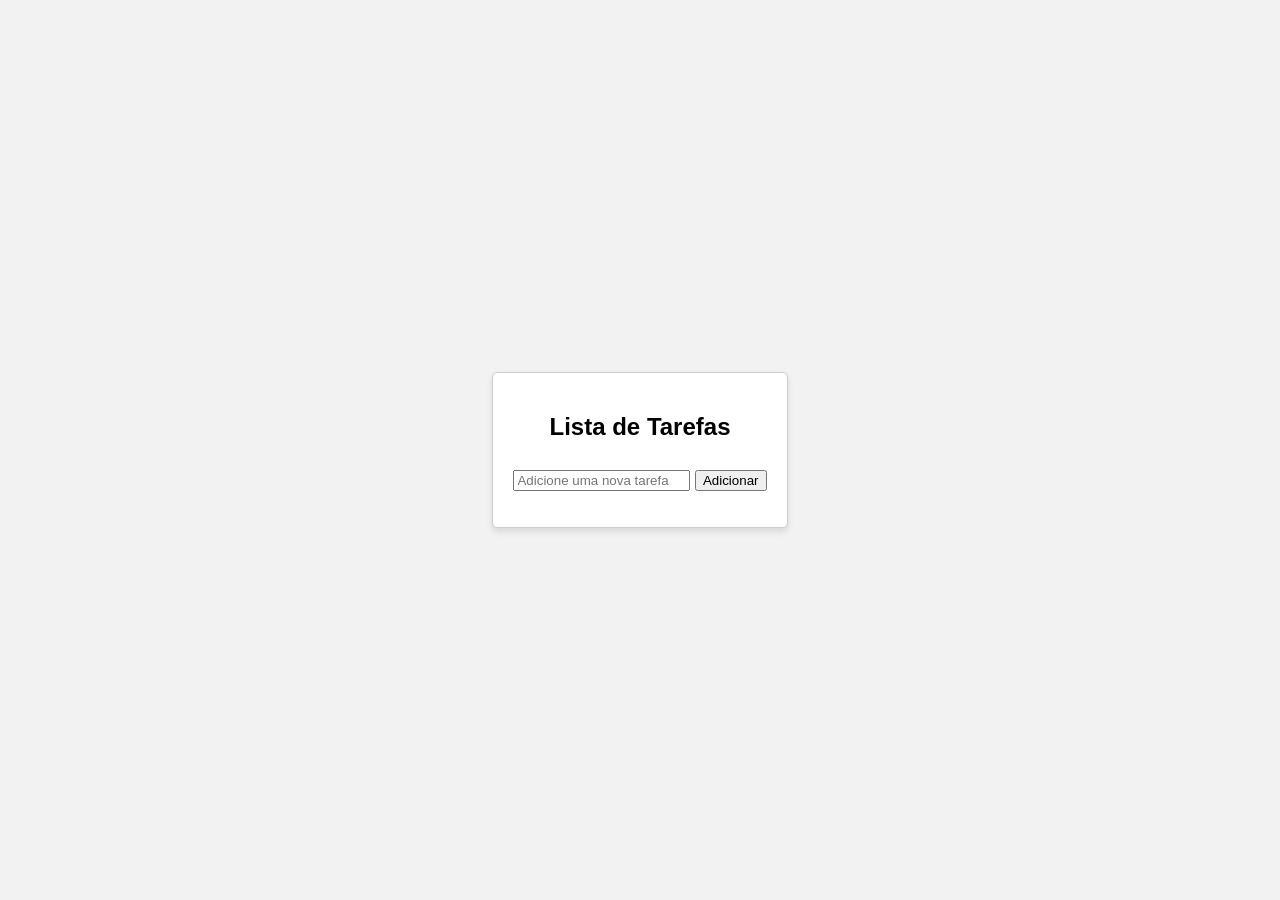
<file: atividades/Atv01/index.html>
<html>

<head>
  <title>Lista de Tarefas</title>
  <link rel="stylesheet" type="text/css" href="style.css">
</head>

<body>
  <div class="todo-app">
    
    <h2>Lista de Tarefas</h2>
    <input type="text" id="taskInput" placeholder="Adicione uma nova tarefa">
    <button onclick="addTask()">Adicionar</button>
    <ul id="taskList"></ul>
   
  </div>
  <script src="script.js"></script>
</body>

</html>
</file>
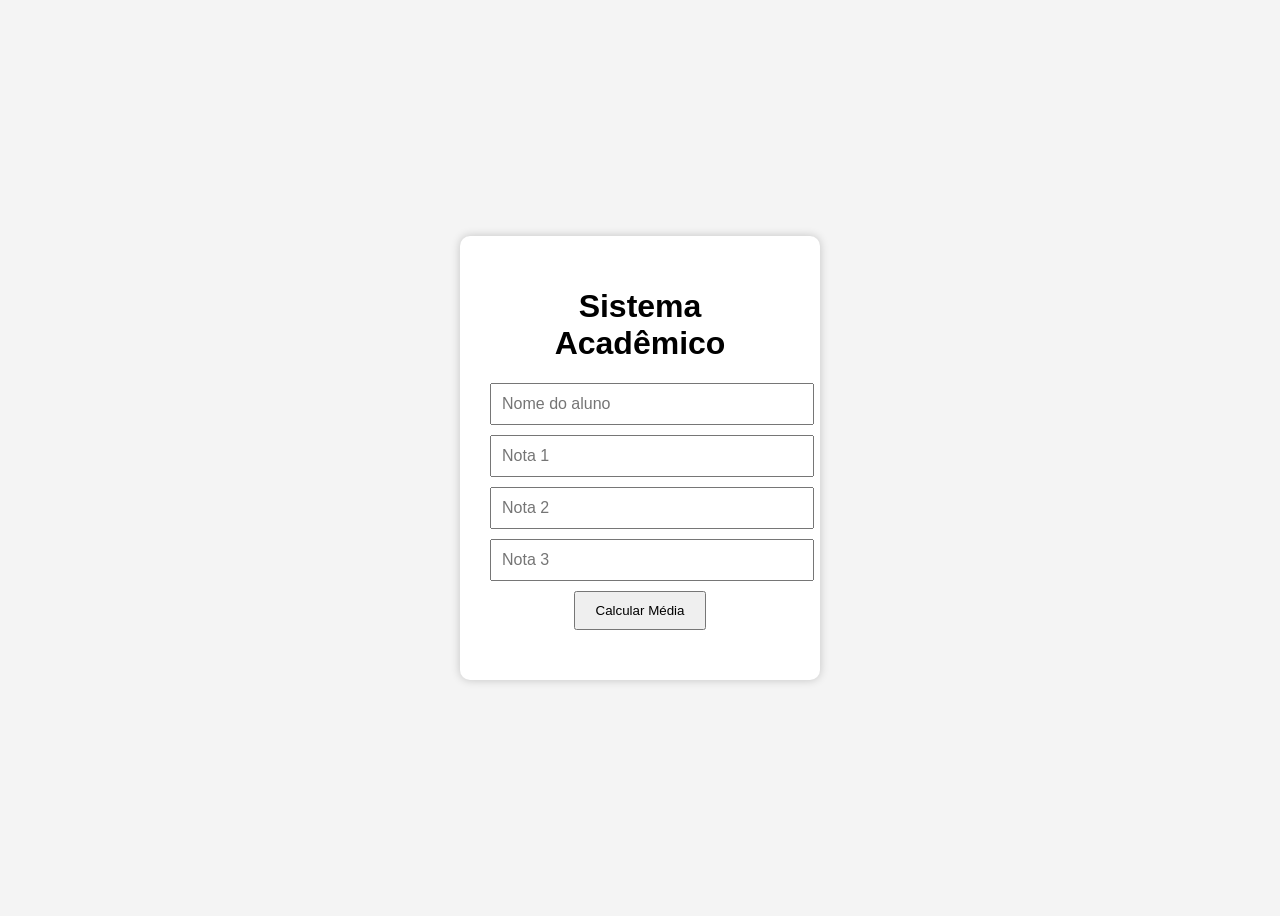
<file: atividades/Média_Escolar/index.html>
<!DOCTYPE html>

<html>
    <head>
        <title>Média Escolar</title>
        <link rel="stylesheet" href="style.css">
    </head>

    <body>

    <div class="container">

        <h1>Sistema Acadêmico</h1>

        <input
            type="text"
            id="nome"
            placeholder="Nome do aluno"
        >

        <input
            type="number"
            id="nota1"
            placeholder="Nota 1"
            step="0.1"
        >

        <input
            type="number"
            id="nota2"
            placeholder="Nota 2"
            step="0.1"
        >

        <input
            type="number"
            id="nota3"
            placeholder="Nota 3"
            step="0.1"
        >

        <button id="btnCalcular">Calcular Média</button>
        
        <div id="resultado"></div>

    </div>

    <script src="script.js"></script>

    </body>
</html>
</file>
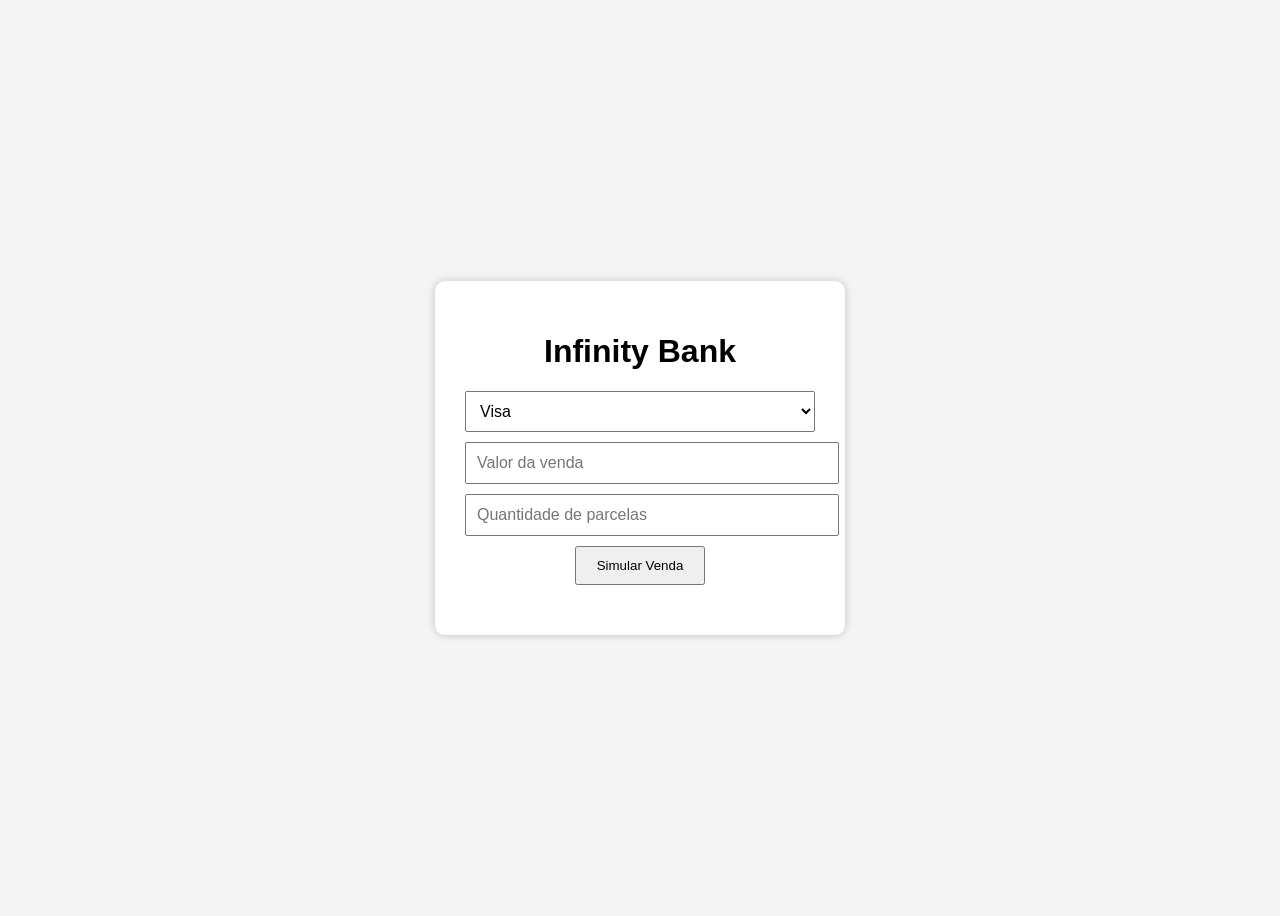
<file: atividades/Taxas/index.html>
<!DOCTYPE html>

<html>
    <head>
        <title>Taxas infinity Bank</title>
        <link rel="stylesheet" href="style.css">
    </head>

    <body>

        <div class="container">

            <h1>Infinity Bank</h1>

            <select id="bandeira">

                <option value="visa">
                    Visa
                </option>

                <option value="master">
                    Master
                </option>

                <option value="elo">
                    Elo
                </option>

            </select>

            <input
                type="number"
                id="valor"
                placeholder="Valor da venda"
                step="0.01"
            >

            <input
                type="number"
                id="parcelas"
                placeholder="Quantidade de parcelas"
            >

            <button id="btnCalcular">
                Simular Venda
            </button>

            <div id="resultado"></div>

        </div>

        <script src="script.js"></script>

    </body>
</html>
</file>
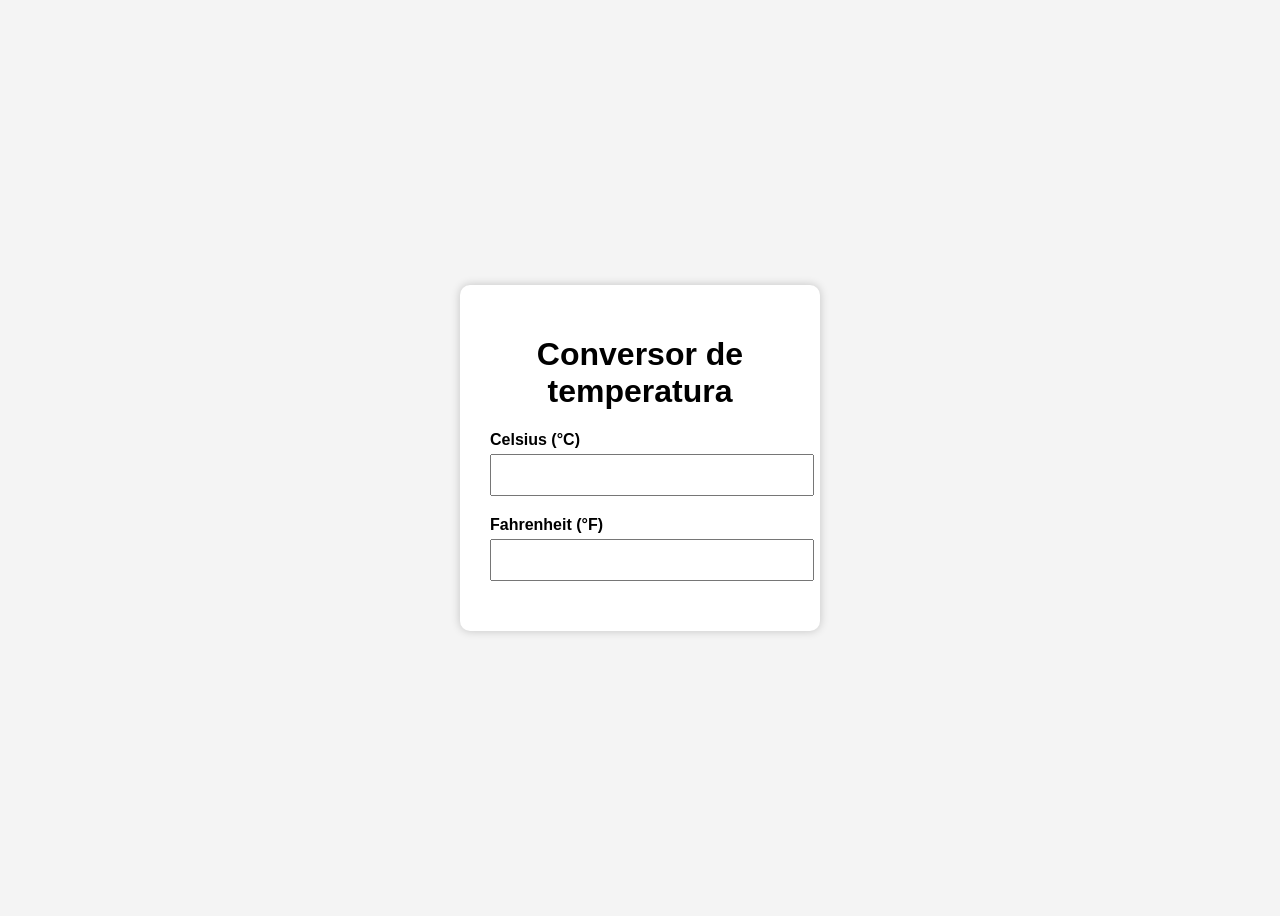
<file: atividades/Temperatura/index.html>
<!DOCTYPE html>

<html>
    <head>
        <title>Calculo da Temperatura</title>
        <link rel="stylesheet" href="style.css">
    </head>

    <body>
        <div class="container">
            <h1>Conversor de temperatura</h1>

            <div class="campo">
                <label>Celsius (°C)</label>

                <input
                    type="number"
                    id="celsius"
                    step="0.1"
                >
            </div>

            <div class="campo">
                <label>Fahrenheit (°F)</label>

                <input
                    type="number"
                    id="fahrenheit"
                    step="0.1"
                >
            </div>

        </div>

        <script src="script.js"></script>
    </body>
</html>
</file>
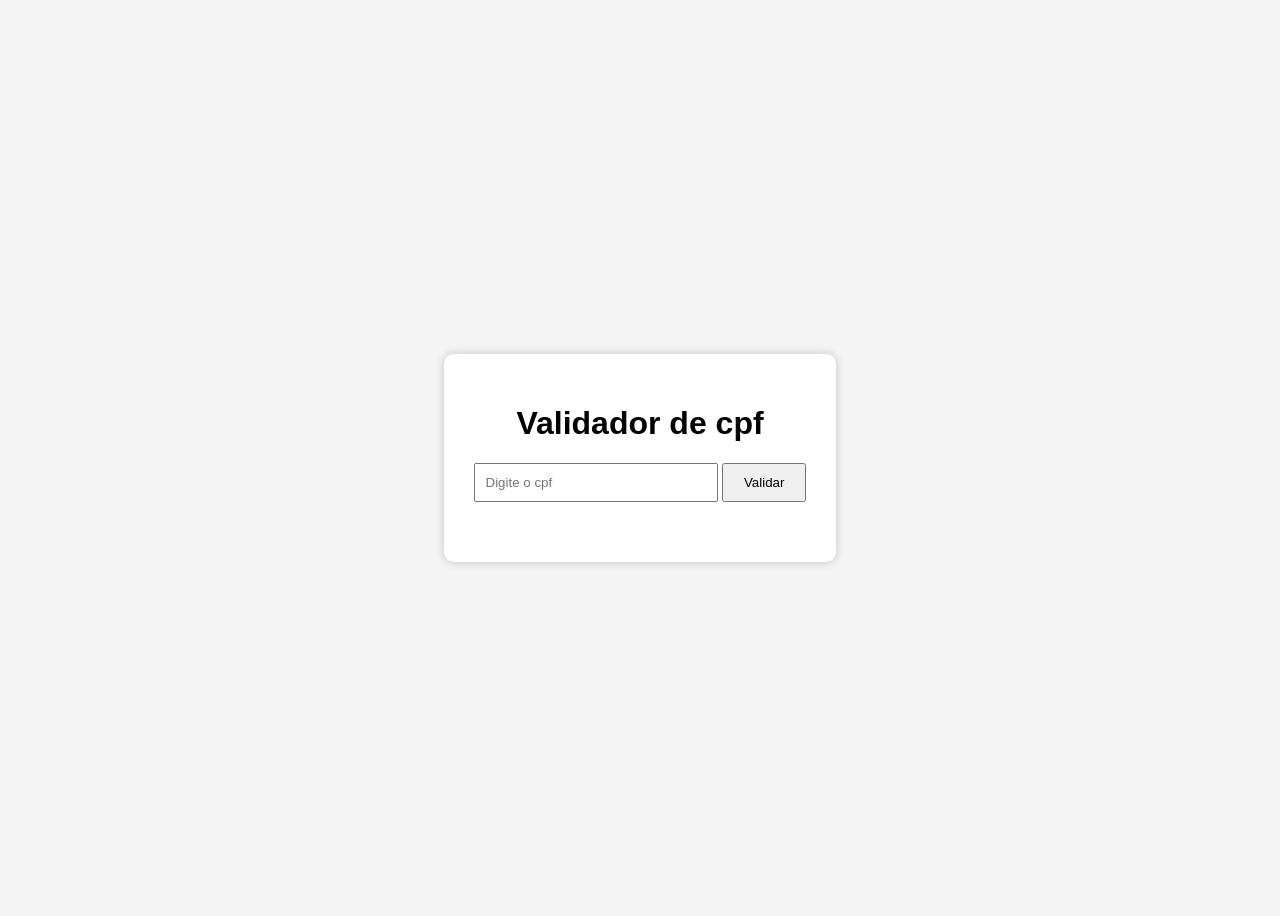
<file: atividades/Validar-cpf/index.html>
<!DOCTYPE html>
<html>
    <head>
        <title>Validador de CPF</title>
        <link rel="stylesheet" type="text/css" href="style.css">
    </head>

    <body>
        <div class = "container">
            <h1>Validador de cpf</h1>

            <input type="text" id="cpf" placeholder="Digite o cpf">

            <button id="btnValidar">
                Validar
            </button>

            <p id="resultado"></p>

            <script src="logica.js"></script>
        </div> 
    </body>
</html>
</file>
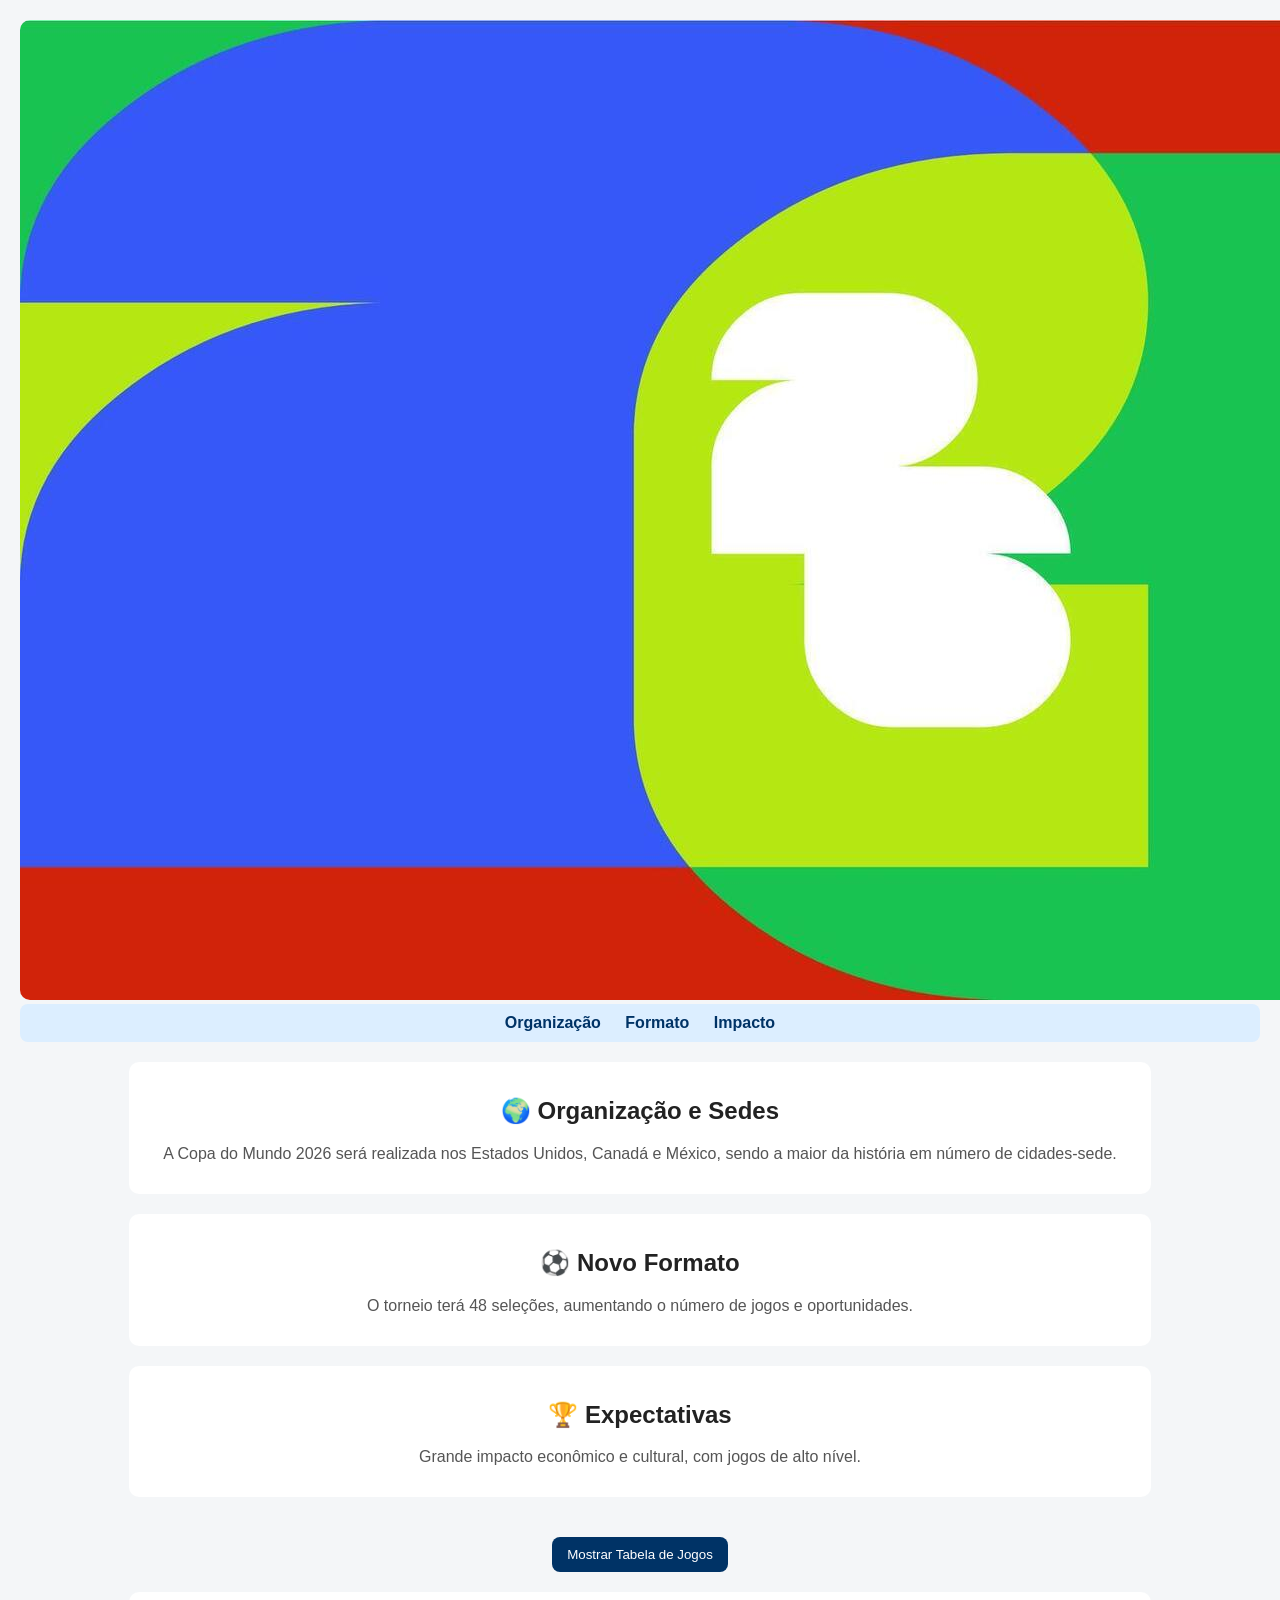
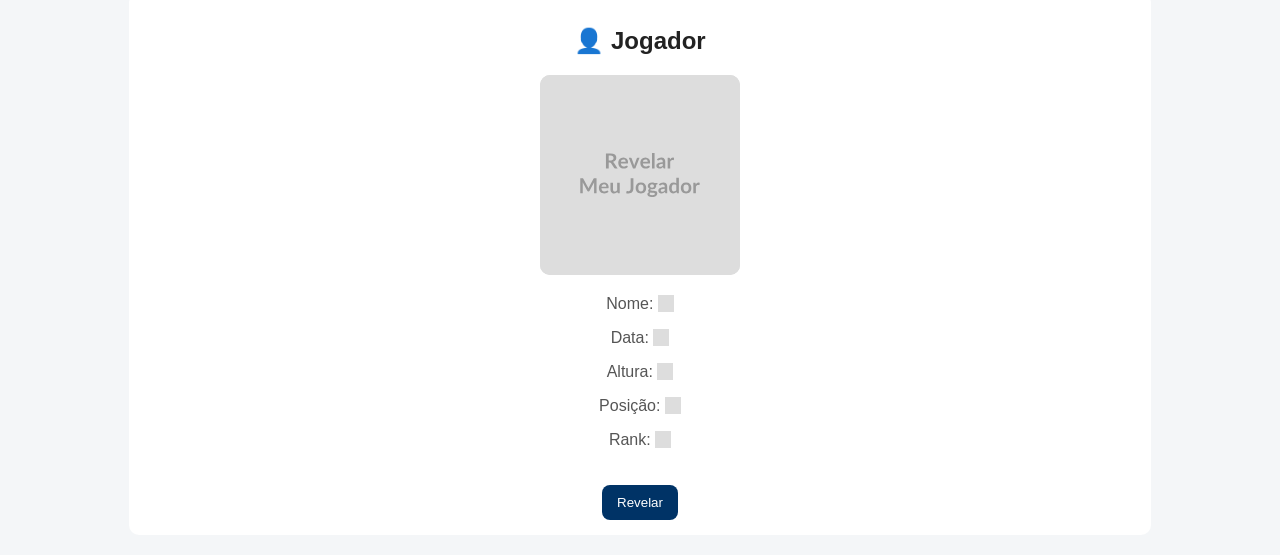
<file: Projetos/Prova_Front-End/index.html>
<!DOCTYPE html>
<html lang="pt-BR">
<head>

    <meta charset="UTF-8">
    <title>Copa do Mundo 2026</title>

    <style>
        body {
            background-color: #f4f6f8;
            font-family: Arial, sans-serif;
            margin: 20px;
            text-align: center;
        }

        .nav {
            background: #dceeff;
            padding: 10px;
            border-radius: 8px;
            margin-bottom: 20px;
        }

        .nav a {
            margin: 10px;
            text-decoration: none;
            color: #003366;
            font-weight: bold;
        }

        .secao {
            background-color: #ffffff;
            margin: 20px auto;
            padding: 15px;
            border-radius: 10px;
            width: 80%;
        }

        h2 {
            font-size: 24px;
            font-weight: bold;
            color: #222;
        }

        p {
            font-size: 16px;
            color: #555;
        }

        button {
            padding: 10px 15px;
            margin-top: 20px;
            border-radius: 8px;
            border: none;
            background-color: #003366;
            color: white;
            cursor: pointer;
        }

        img {
            border-radius: 10px;
        }

        .placeholder {
            background-color: #ddd;
            color: transparent;
        }

        .card-text {
            color: #222;
        }
    </style>
</head>

<body>

    <img src="imagens/FIFA-World-Cup-26.jpg" class="banner" alt="Copa do Mundo 2026">

    <!-- NAV -->
    <nav class="nav">
        <a href="#organizacao">Organização</a>
        <a href="#formato">Formato</a>
        <a href="#impacto">Impacto</a>
    </nav>

    <!-- SEÇÕES -->
    <section id="organizacao" class="secao">
        <h2>🌍 Organização e Sedes</h2>
        <p>
            A Copa do Mundo 2026 será realizada nos Estados Unidos, Canadá e México,
            sendo a maior da história em número de cidades-sede.
        </p>
    </section>

    <section id="formato" class="secao">
        <h2>⚽ Novo Formato</h2>
        <p>
            O torneio terá 48 seleções, aumentando o número de jogos e oportunidades.
        </p>
    </section>

    <section id="impacto" class="secao">
        <h2>🏆 Expectativas</h2>
        <p>
            Grande impacto econômico e cultural, com jogos de alto nível.
        </p>
    </section>

    <!-- Q3 -->
    <button onclick="mostrarImagem()">Mostrar Tabela de Jogos</button>

    <!-- Q4 -->
    <div class="secao">
        <h2>👤 Jogador</h2>

        <!-- imagem começa vazia -->
        <img id="imagem-jogador" src="imagens/img_.svg" width="200" class="placeholder">

        <p>Nome: <span id="nome" class="placeholder">---</span></p>
        <p>Data: <span id="data" class="placeholder">---</span></p>
        <p>Altura: <span id="altura" class="placeholder">---</span></p>
        <p>Posição: <span id="posicao" class="placeholder">---</span></p>
        <p>Rank: <span id="rank" class="placeholder">---</span></p>

        <button onclick="revelar()">Revelar</button>
    </div>

    <script>
        // QUESTÃO 03
        function mostrarImagem() {
            const img = document.createElement("img");

            img.src = "imagens/Tabela_Jogos.png";
            img.alt = "Tabela de Jogos";

            img.style.display = "block";
            img.style.margin = "20px auto";
            img.style.width = "80%";

            document.body.appendChild(img);
        }

        // QUESTÃO 04
        function revelar() {

            const imagem = document.getElementById("imagem-jogador");
            imagem.src = "imagens/_vinicius_junior.png";

            document.getElementById("nome").textContent =
                "Vinícius José Paixão de Oliveira Júnior";

            document.getElementById("data").textContent =
                "12/07/2000 (25 anos)";

            document.getElementById("altura").textContent =
                "1,76 m";

            document.getElementById("posicao").textContent =
                "Ponta-esquerda / Atacante";

            document.getElementById("rank").textContent =
                "9,5";

            const elementos = [
                imagem,
                document.getElementById("nome"),
                document.getElementById("data"),
                document.getElementById("altura"),
                document.getElementById("posicao"),
                document.getElementById("rank")
            ];

            elementos.forEach(function(el) {
                el.classList.remove("placeholder");
                el.classList.add("card-text");
            });
        }
    </script>

</body>
</html>
</file>
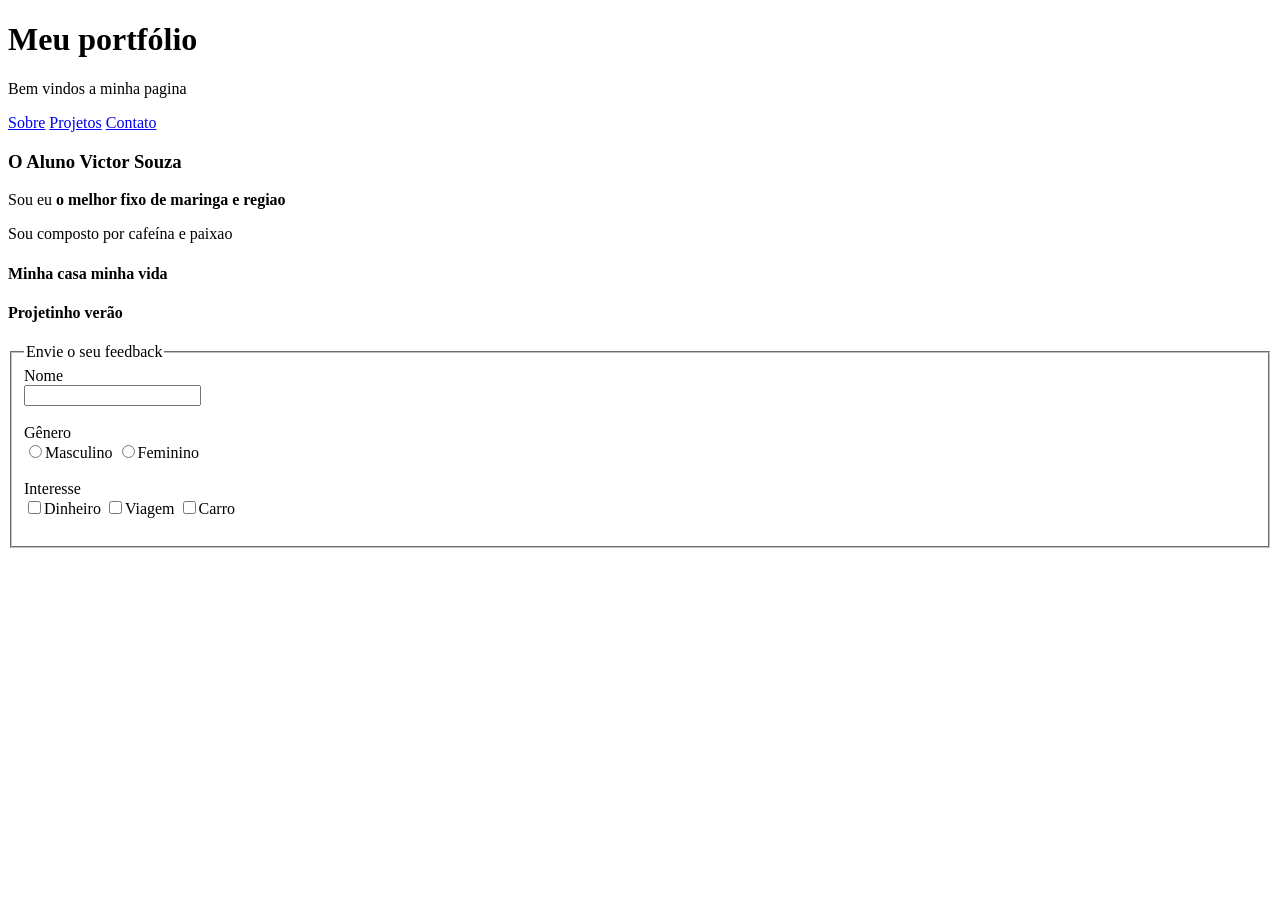
<file: portfolio.html>
<!DOCTYPE html>

<html lang="pt-BR">
    
<head>
	<meta charset="UTF-8">
	<meta name="viewport" content="width=device-width, initial-scale=1.0">
	<title> Portfólio - Aluno Victor </title>
</head>

<body>
	<div class="header">
		<header>
			<h1> Meu portfólio </h1>
			<p> Bem vindos a minha pagina</p>
		</header>
	</div>

	<nav>
		<a href="#sobre" target="_self">Sobre</a>
		<a href="#projetos" target="_self">Projetos</a>
		<a href="#contato" target="_self">Contato</a>
	</nav>

<div id="main">

<section id="sobre">
        <h3> O Aluno Victor Souza </h3>
          <p> Sou eu <b> o melhor fixo de maringa e regiao</b> </p>
          <p> Sou composto por cafeína e paixao</p>
</section>

<section id="projetos">
        <article>
            <h4> Minha casa minha vida </h4>
    </article>

        <article>
            <h4> Projetinho verão </h4>
    </article>
</section>

<selection id="contato">
	<form>
	  <fieldset>

        <legend> Envie o seu feedback </legend>
        <label for="name"> Nome</label><br>
        <input type="text" id="name" name="nome"><br><br>

        <label> Gênero</label><br>
        <input type="radio" name="gênero">Masculino
        <input type="radio" name="gênero">Feminino<br><br>

        <label>Interesse</label><br>
        <input type="checkbox" >Dinheiro
        <input type="checkbox" >Viagem	
        <input type="checkbox" >Carro<br><br>

        </fieldset>
    </form>
</selection>

</body>
</html>
</file>
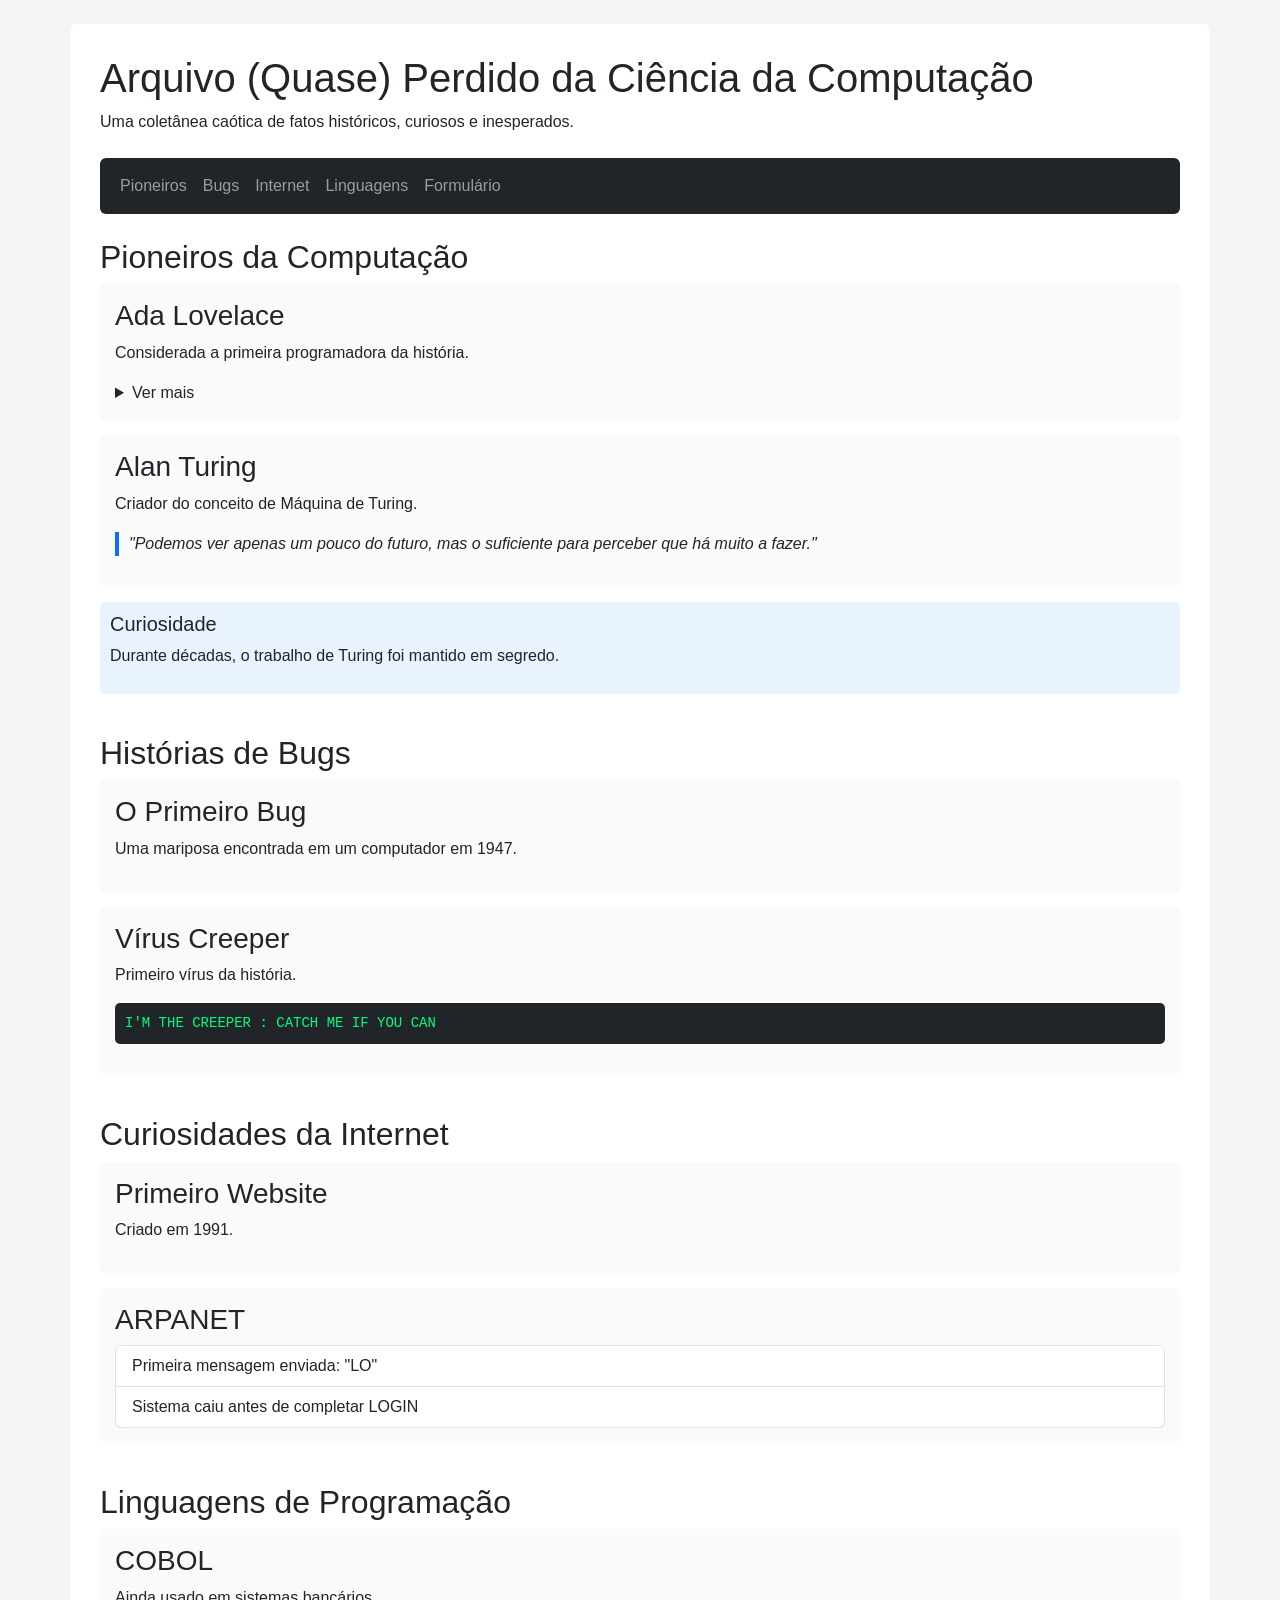
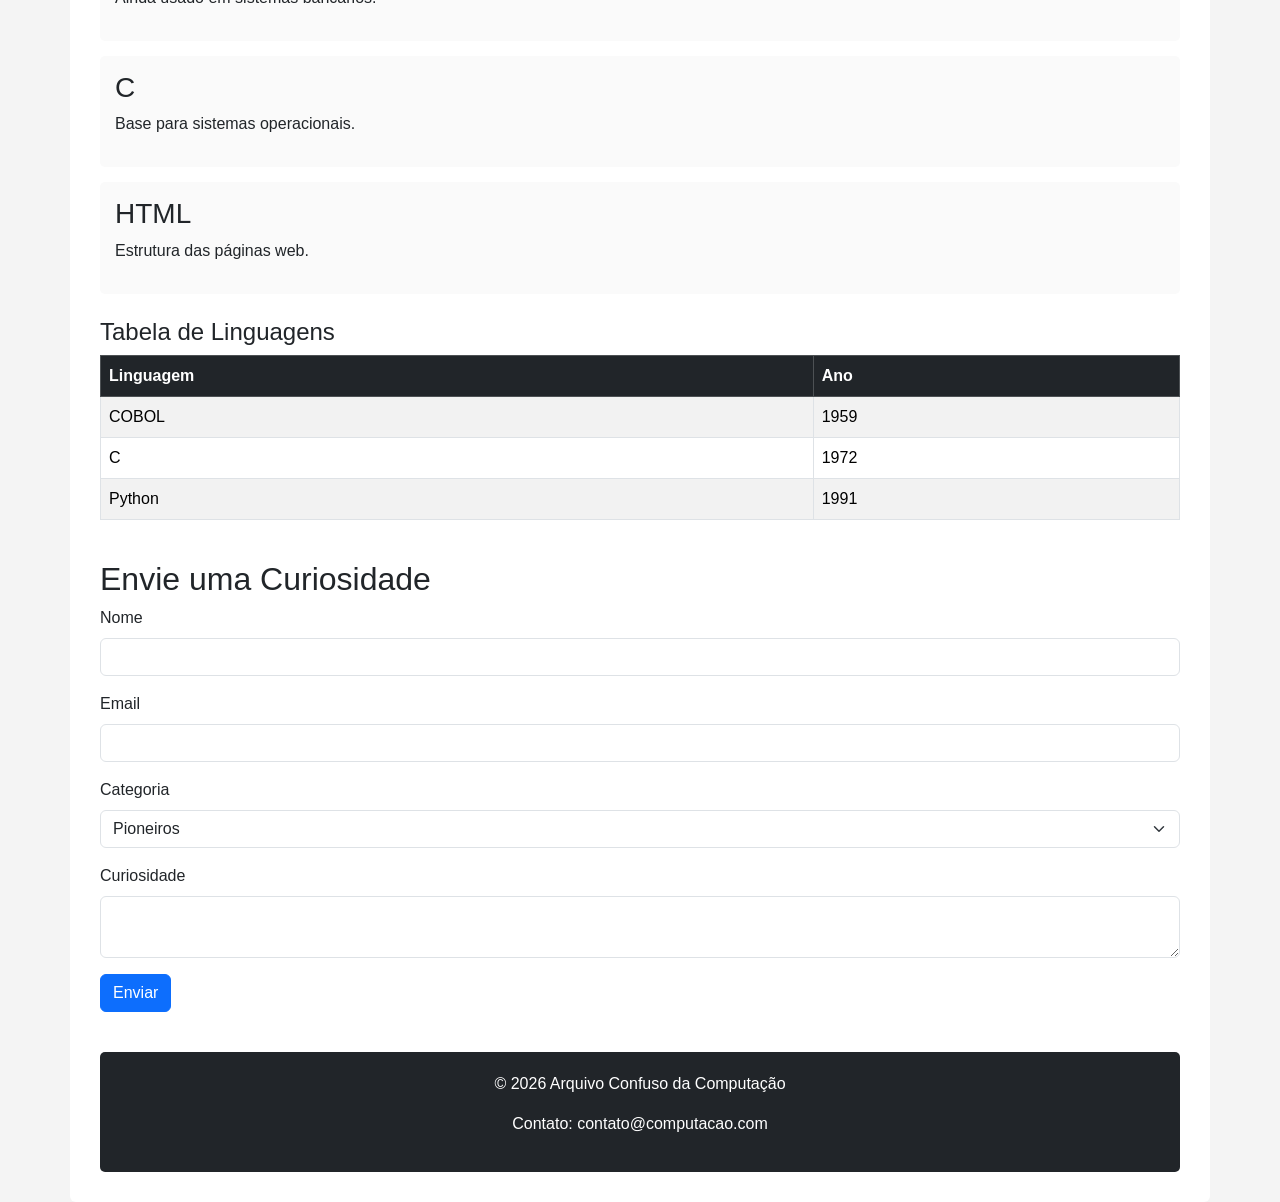
<file: atividades/Bootstrap.html>
<!DOCTYPE html>
<html lang="pt-br">
<head>
<meta charset="UTF-8">
<meta name="viewport" content="width=device-width, initial-scale=1.0">

<title>Arquivo Confuso da Computação</title>

<!-- Bootstrap -->
<link href="https://cdn.jsdelivr.net/npm/bootstrap@5.3.2/dist/css/bootstrap.min.css" rel="stylesheet">

<style>

/* estilo geral */
body{
background:#f4f4f4;
font-family:Arial, Helvetica, sans-serif;
}

/* container principal */
#pagina{
background:white;
padding:30px;
border-radius:6px;
}

/* cabeçalhos */
header{
margin-bottom:25px;
}

/* seções */
section{
margin-bottom:40px;
}

/* artigos */
article{
background:#fafafa;
padding:15px;
border-radius:5px;
margin-bottom:15px;
}

/* destaque lateral */
aside{
background:#e9f2ff;
padding:10px;
border-radius:5px;
margin-top:10px;
}

/* citações */
blockquote{
border-left:4px solid #0d6efd;
padding-left:10px;
font-style:italic;
}

/* código */
pre{
background:#212529;
color:#00ff7b;
padding:10px;
border-radius:5px;
}

code{
background:#eee;
padding:3px 5px;
}

/* rodapé */
footer{
margin-top:40px;
text-align:center;
padding:20px;
background:#212529;
color:white;
border-radius:5px;
}

</style>

</head>

<body>

<div id="pagina" class="container mt-4">

<header class="mb-4">
<h1>Arquivo (Quase) Perdido da Ciência da Computação</h1>
<p>Uma coletânea caótica de fatos históricos, curiosos e inesperados.</p>
</header>


<nav class="navbar navbar-expand-lg navbar-dark bg-dark mb-4 rounded">
<div class="container-fluid">
<ul class="navbar-nav">

<li class="nav-item">
<a class="nav-link" href="#pioneiros">Pioneiros</a>
</li>

<li class="nav-item">
<a class="nav-link" href="#bugs">Bugs</a>
</li>

<li class="nav-item">
<a class="nav-link" href="#internet">Internet</a>
</li>

<li class="nav-item">
<a class="nav-link" href="#linguagens">Linguagens</a>
</li>

<li class="nav-item">
<a class="nav-link" href="#formulario">Formulário</a>
</li>

</ul>
</div>
</nav>


<section id="pioneiros">

<h2>Pioneiros da Computação</h2>

<article>
<h3>Ada Lovelace</h3>
<p>Considerada a primeira programadora da história.</p>

<details>
<summary>Ver mais</summary>
<p>Ela escreveu um algoritmo para a Máquina Analítica no século XIX.</p>
</details>
</article>


<article>
<h3>Alan Turing</h3>
<p>Criador do conceito de Máquina de Turing.</p>

<blockquote>
"Podemos ver apenas um pouco do futuro, mas o suficiente para perceber que há muito a fazer."
</blockquote>

</article>

<aside>
<h5>Curiosidade</h5>
<p>Durante décadas, o trabalho de Turing foi mantido em segredo.</p>
</aside>

</section>


<section id="bugs">

<h2>Histórias de Bugs</h2>

<article>

<h3>O Primeiro Bug</h3>
<p>Uma mariposa encontrada em um computador em 1947.</p>

</article>

<article>

<h3>Vírus Creeper</h3>
<p>Primeiro vírus da história.</p>

<pre>
I'M THE CREEPER : CATCH ME IF YOU CAN
</pre>

</article>

</section>


<section id="internet">

<h2>Curiosidades da Internet</h2>

<article>

<h3>Primeiro Website</h3>
<p>Criado em 1991.</p>

</article>

<article>

<h3>ARPANET</h3>

<ul class="list-group">

<li class="list-group-item">
Primeira mensagem enviada: "LO"
</li>

<li class="list-group-item">
Sistema caiu antes de completar LOGIN
</li>

</ul>

</article>

</section>


<section id="linguagens">

<h2>Linguagens de Programação</h2>

<article>

<h3>COBOL</h3>
<p>Ainda usado em sistemas bancários.</p>

</article>

<article>

<h3>C</h3>
<p>Base para sistemas operacionais.</p>

</article>

<article>

<h3>HTML</h3>
<p>Estrutura das páginas web.</p>

</article>


<h4 class="mt-4">Tabela de Linguagens</h4>

<table class="table table-striped table-bordered">

<thead class="table-dark">

<tr>
<th>Linguagem</th>
<th>Ano</th>
</tr>

</thead>

<tbody>

<tr>
<td>COBOL</td>
<td>1959</td>
</tr>

<tr>
<td>C</td>
<td>1972</td>
</tr>

<tr>
<td>Python</td>
<td>1991</td>
</tr>

</tbody>

</table>

</section>



<section id="formulario">

<h2>Envie uma Curiosidade</h2>

<form>

<div class="mb-3">

<label class="form-label">Nome</label>
<input type="text" class="form-control">

</div>

<div class="mb-3">

<label class="form-label">Email</label>
<input type="email" class="form-control">

</div>

<div class="mb-3">

<label class="form-label">Categoria</label>

<select class="form-select">

<option>Pioneiros</option>
<option>Bugs</option>
<option>Internet</option>
<option>Linguagens</option>

</select>

</div>

<div class="mb-3">

<label class="form-label">Curiosidade</label>
<textarea class="form-control"></textarea>

</div>

<button class="btn btn-primary">
Enviar
</button>

</form>

</section>


<footer>

<p>© 2026 Arquivo Confuso da Computação</p>

<p>
Contato: contato@computacao.com
</p>

</footer>

</div>

</body>
</html>
</file>
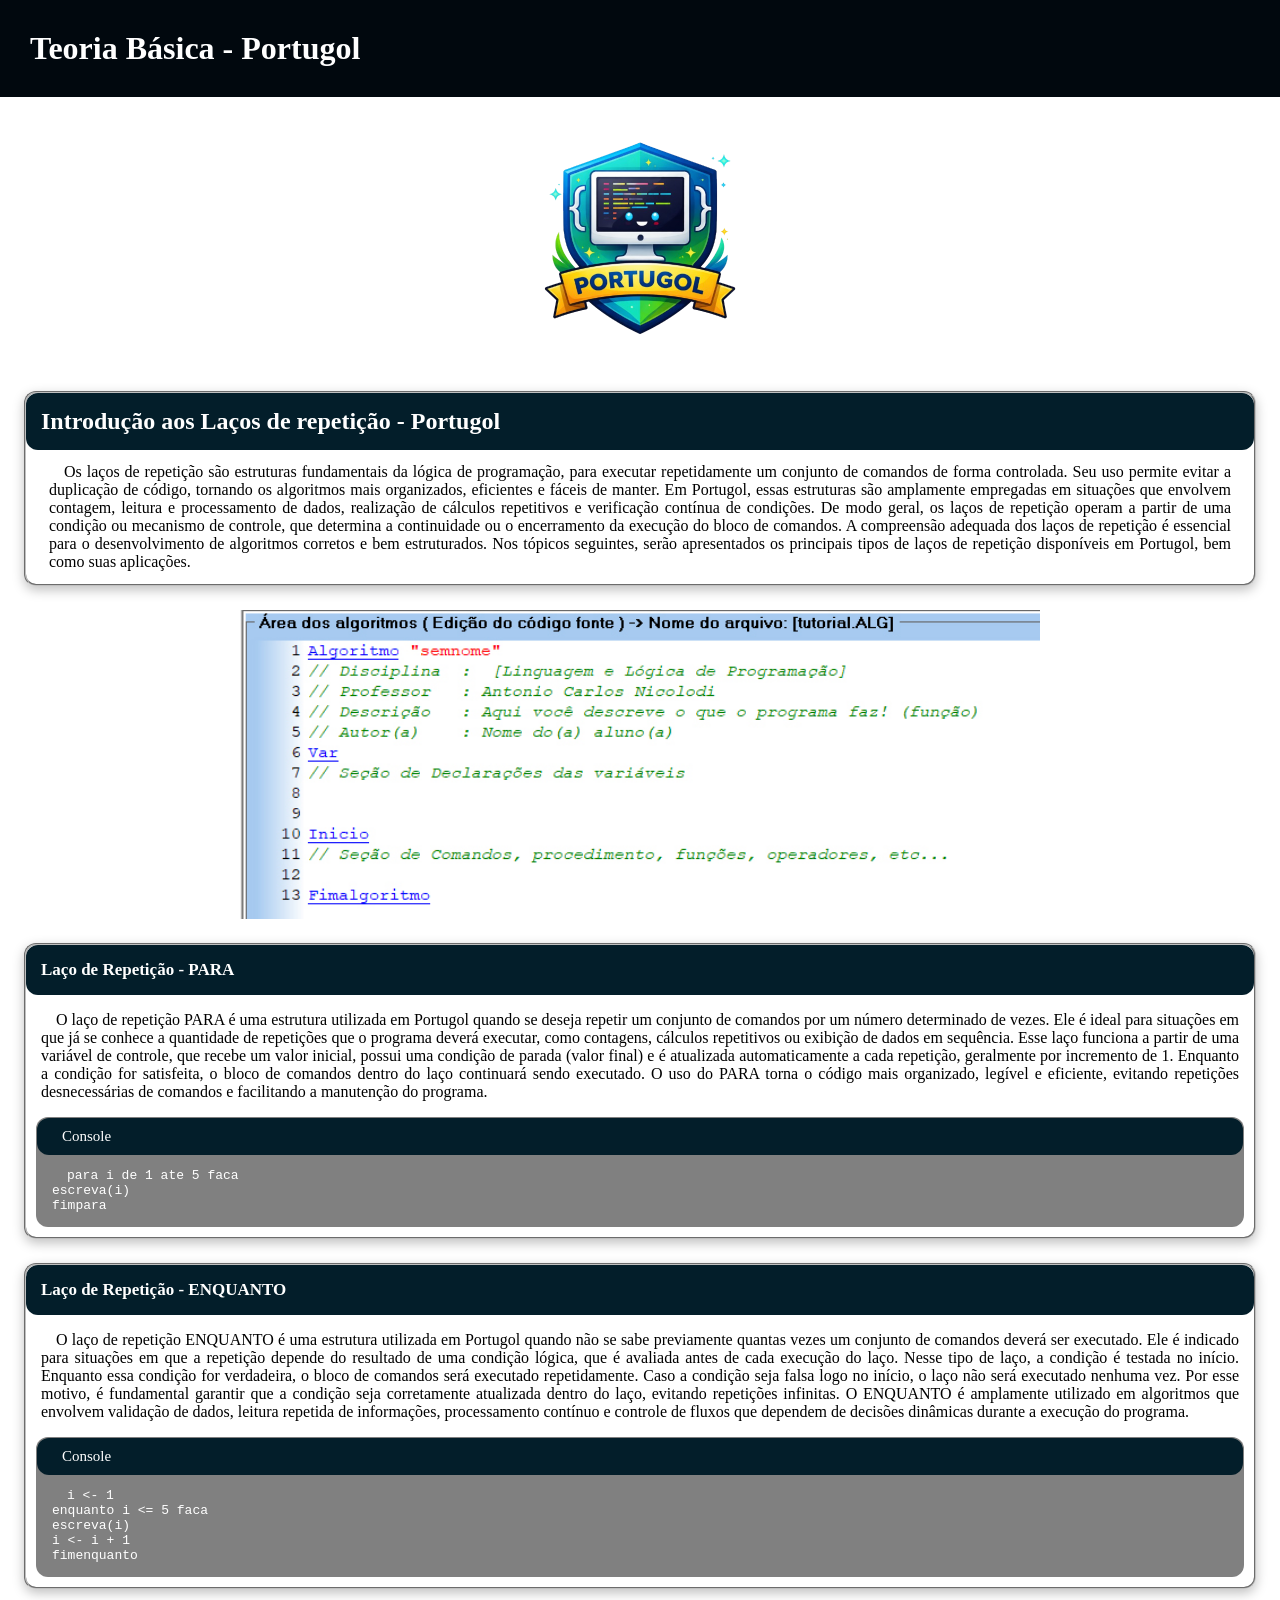
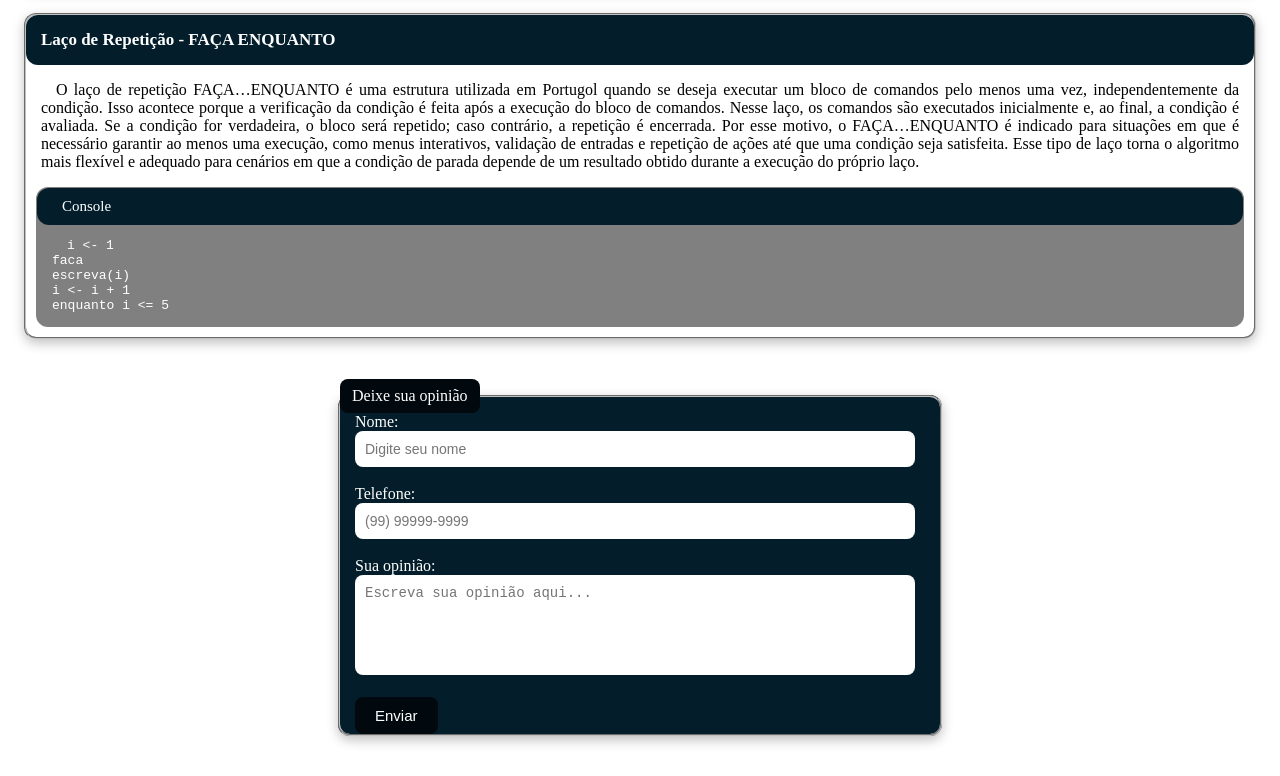
<file: Projetos/pagina.html>
<!DOCTYPE html>

<html lang="pt-BR">

    <head>
        <meta charset="UTF-8">
        <meta name="viewport" content="width=device-width, initial-scale=1.0">
        <link rel="stylesheet" href="style.css"> <!--Serve para conectar o html ao css-->
        <link rel="shortcut icon" href="img/projeto/code.png" type="image/x-icon">
        
        <title> Introdução - Algoritmos e Lógica</title>
    </head>
    
    <body>
        <div class="header">
                <h1> Teoria Básica - Portugol</h1>
                <img class="imagem-principal" src="img/projeto/ChatGPT_Image_2_de_mar._de_2026__20_01_16-removebg-preview.png" alt="codigo no computador">
        </div>

        <div class="paragrafo">
            <fieldset>
            <h2> Introdução aos Laços de repetição - Portugol</h2>
                <p class="paragrafo-principal"> Os laços de repetição são estruturas fundamentais da lógica de programação, para executar repetidamente um conjunto de comandos de forma controlada.
                    Seu uso permite evitar a duplicação de código, tornando os algoritmos mais organizados, eficientes e fáceis de manter.
                    Em Portugol, essas estruturas são amplamente empregadas em situações que envolvem contagem, leitura e processamento de dados, 
                    realização de cálculos repetitivos e verificação contínua de condições. De modo geral, os laços de repetição operam a partir de uma condição ou mecanismo de controle, 
                    que determina a continuidade ou o encerramento da execução do bloco de comandos.
                    A compreensão adequada dos laços de repetição é essencial para o desenvolvimento de algoritmos corretos e bem estruturados. Nos tópicos seguintes, 
                    serão apresentados os principais tipos de laços de repetição disponíveis em Portugol, bem como suas aplicações.
                </p>
            </fieldset>

            <img class="imagem" src="img/projeto/visualg_02.jpg" alt="codigo no computador">
        </div>

        <div class="texto">
                <fieldset>
                <h3> Laço de Repetição - PARA</h3>
                  <p> O laço de repetição PARA é uma estrutura utilizada em Portugol quando se deseja repetir um conjunto de comandos por um número determinado de vezes. 
                    Ele é ideal para situações em que já se conhece a quantidade de repetições que o programa deverá executar, como contagens, 
                    cálculos repetitivos ou exibição de dados em sequência. Esse laço funciona a partir de uma variável de controle, que recebe um valor inicial, 
                    possui uma condição de parada (valor final) e é atualizada automaticamente a cada repetição, geralmente por incremento de 1.
                    Enquanto a condição for satisfeita, o bloco de comandos dentro do laço continuará sendo executado.
                    O uso do PARA torna o código mais organizado, legível e eficiente, evitando repetições desnecessárias de comandos e facilitando a manutenção do programa.</p>

                    <div class="console">
                        <p class="titulo-console"> Console</p>
                          <code>
                            <p>
                                para i de 1 ate 5 faca<br>
                                  escreva(i)<br>
                            fimpara
                            </p>
                          </code>
                    </div>
                </fieldset>
        </div>

        <div class="texto-2">
            <fieldset>
                <h4> Laço de Repetição - ENQUANTO</h4>
                  <p> O laço de repetição ENQUANTO é uma estrutura utilizada em Portugol quando não se sabe previamente quantas vezes um conjunto de comandos deverá ser executado. 
                    Ele é indicado para situações em que a repetição depende do resultado de uma condição lógica, que é avaliada antes de cada execução do laço.
                    Nesse tipo de laço, a condição é testada no início. Enquanto essa condição for verdadeira, o bloco de comandos será executado repetidamente. Caso a condição seja falsa logo no início, 
                    o laço não será executado nenhuma vez. Por esse motivo, é fundamental garantir que a condição seja corretamente atualizada dentro do laço, evitando repetições infinitas.
                    O ENQUANTO é amplamente utilizado em algoritmos que envolvem validação de dados, leitura repetida de informações, processamento contínuo e 
                    controle de fluxos que dependem de decisões dinâmicas durante a execução do programa.</p>

                     <div class="console-2">
                        <p class="titulo-console-2"> Console</p>
                          <code>
                            <p>
                              i <- 1 <br>
                              enquanto i <= 5 faca <br>
                                escreva(i) <br>
                                  i <- i + 1 <br>
                            fimenquanto
                            </p>
                          </code>
                    </div>
            </fieldset>
        </div>

        <div class="texto-3">
            <fieldset>
                <h5> Laço de Repetição - FAÇA ENQUANTO</h5>
                  <p> O laço de repetição FAÇA…ENQUANTO é uma estrutura utilizada em Portugol quando se deseja executar um bloco de comandos pelo menos uma vez, independentemente da condição. 
                    Isso acontece porque a verificação da condição é feita após a execução do bloco de comandos.
                    Nesse laço, os comandos são executados inicialmente e, ao final, a condição é avaliada. Se a condição for verdadeira, o bloco será repetido; caso contrário, a repetição é encerrada. 
                    Por esse motivo, o FAÇA…ENQUANTO é indicado para situações em que é necessário garantir ao menos uma execução, como menus interativos, validação de entradas e repetição de ações até que uma condição seja satisfeita.
                    Esse tipo de laço torna o algoritmo mais flexível e adequado para cenários em que a condição de parada depende de um resultado obtido durante a execução do próprio laço.</p>

                     <div class="console-3">
                        <p class="titulo-console-3"> Console</p>
                          <code>
                            <p>
                               i <- 1<br>
                                faca<br>
                                 escreva(i)<br>
                                  i <- i + 1<br>
                                   enquanto i <= 5
                            </p>
                          </code>
                    </div>
            </fieldset>
        </div>

            <fieldset class="form-opiniao">
              <legend>Deixe sua opinião</legend>

              <form action="#" method="post">
                    
                  <label for="nome">Nome:</label><br>
                    <input type="text" id="nome" name="nome" placeholder="Digite seu nome" required>

                    <br><br>

                  <label for="telefone">Telefone:</label><br>
                    <input type="tel" id="telefone" name="telefone" placeholder="(99) 99999-9999" required>

                    <br><br>

                  <label for="opiniao">Sua opinião:</label><br>
                    <textarea id="opiniao" name="opiniao" rows="5" placeholder="Escreva sua opinião aqui..." required></textarea>

                    <br><br>

                  <button type="submit">Enviar</button>
              </form>
          </fieldset>
    </body>
</html>
</file>
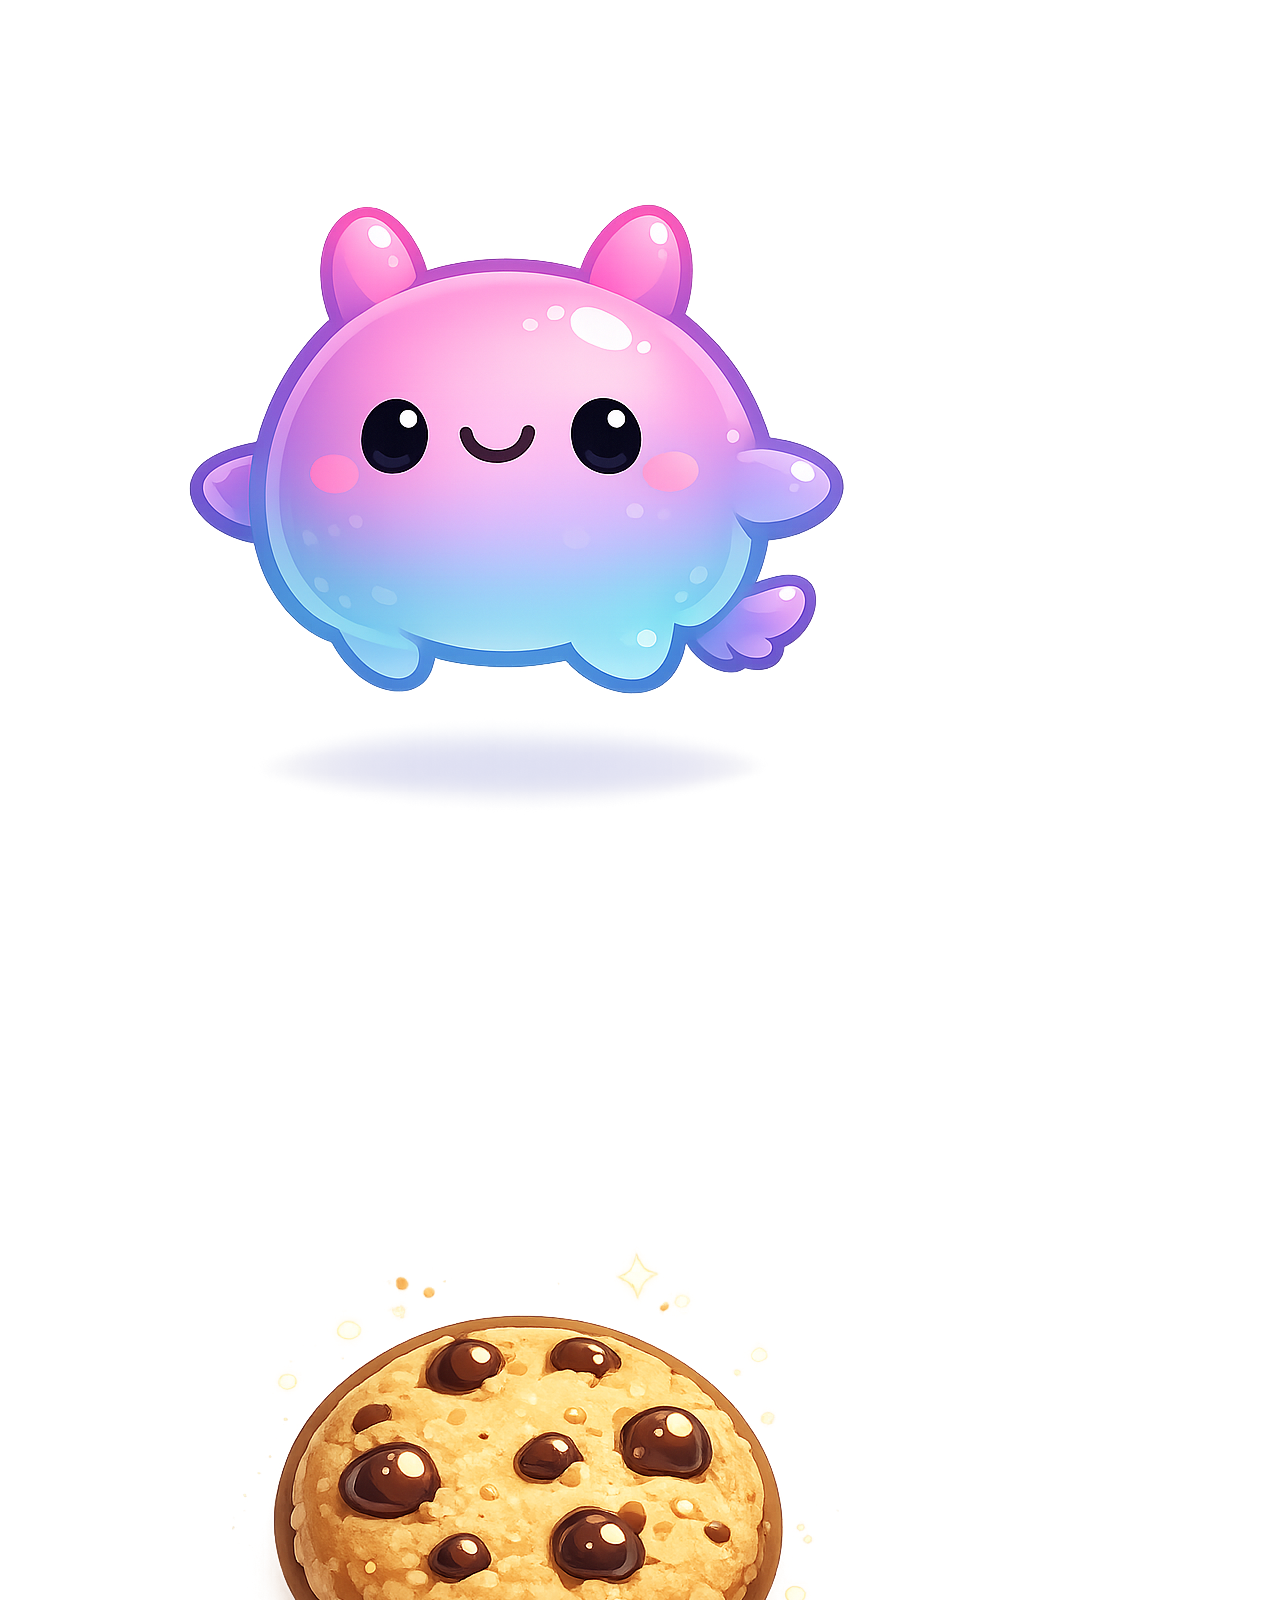
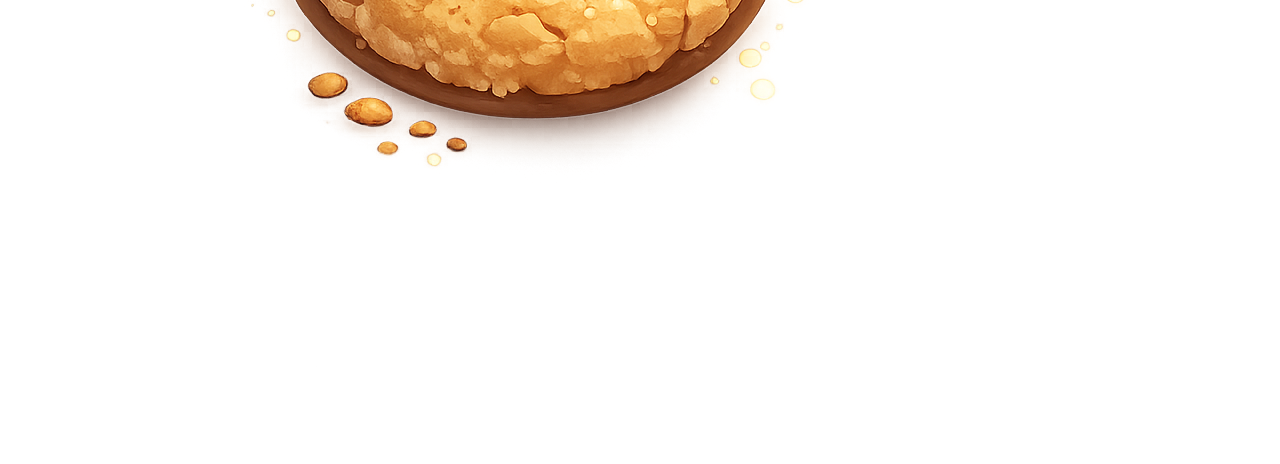
<file: atividades/Criaturinha/bichinho.html>
<html>
    <head>
        <meta charset="UTF-8">
        <title>Meu Pet Virtual</title>
    </head>

    <body>
        <img id="b" src="b_n.png"/>
        <img id="btn" src="btn.png"/>

    </body>

    <script src="script.js"></script>
</html>
</file>
<file: atividades/Atv01/style.css>
body {
    font-family: Arial, sans-serif;
    background-color: #f2f2f2;
    display: flex;
    justify-content: center;
    align-items: center;
    height: 100vh;
    margin: 0;
}

.todo-app {
    text-align: center;
    max-width: 400px;
    padding: 20px;
    border: 1px solid #ccc;
    border-radius: 5px;
    background-color: #fff;
    box-shadow: 0 4px 6px rgba(0, 0, 0, 0.1);
}

ul {
    list-style-type: none;
    padding: 0;
}

li {
    display: flex;
    justify-content: space-between;
    padding: 8px;
    border-bottom: 1px solid #ccc;
}

li.completed {
    text-decoration: line-through;
}

button {
    margin-top: 10px;
}
</file>
<file: atividades/Média_Escolar/style.css>
body {
    font-family: Arial;

    background-color: #f4f4f4;

    display: flex;
    justify-content: center;
    align-items: center;

    height: 100vh;
}

.container {

    background-color: white;

    padding: 30px;

    border-radius: 10px;

    box-shadow: 0 0 10px rgba(0,0,0,0.2);

    width: 300px;

    text-align: center;
}

input {

    width: 100%;

    padding: 10px;

    margin-bottom: 10px;

    font-size: 16px;
}

button {

    padding: 10px 20px;

    cursor: pointer;
}

#resultado {

    margin-top: 20px;

    font-weight: bold;

    font-size: 18px;
}
</file>
<file: atividades/Taxas/style.css>
body {

    font-family: Arial;

    background-color: #f4f4f4;

    display: flex;
    justify-content: center;
    align-items: center;

    height: 100vh;
}

.container {

    background-color: white;

    padding: 30px;

    border-radius: 10px;

    width: 350px;

    box-shadow: 0 0 10px rgba(0,0,0,0.2);

    text-align: center;
}

select,
input {

    width: 100%;

    padding: 10px;

    margin-bottom: 10px;

    font-size: 16px;
}

button {

    padding: 10px 20px;

    cursor: pointer;
}

#resultado {

    margin-top: 20px;

    text-align: left;

    font-weight: bold;
}
</file>
<file: atividades/Temperatura/style.css>
body {
    font-family: Arial;
    background-color: #f4f4f4;

    display: flex;
    justify-content: center;
    align-items: center;

    height: 100vh;
}

.container {
    background-color: white;

    padding: 30px;

    border-radius: 10px;

    box-shadow: 0 0 10px rgba(0,0,0,0.2);

    width: 300px;
}

h1 {
    text-align: center;
}

.campo {
    margin-bottom: 20px;
}

label {
    display: block;

    margin-bottom: 5px;

    font-weight: bold;
}

input {
    width: 100%;

    padding: 10px;

    font-size: 16px;
}
</file>
<file: atividades/Validar-cpf/style.css>
body {
    font-family: Arial;
    background-color: #f4f4f4;

    display: flex;
    justify-content: center;
    align-items: center;

    height: 100vh;
}

.container {
    background: white;
    padding: 30px;
    border-radius: 10px;

    box-shadow: 0 0 10px rgba(0,0,0,0.2);

    text-align: center;
}

input {
    padding: 10px;
    width: 220px;

    margin-bottom: 10px;
}

button {
    padding: 10px 20px;
    cursor: pointer;
}

#resultado {
    margin-top: 20px;
    font-weight: bold;
}
</file>
<file: Projetos/style.css>
/* Colocar * antes de começar o código para zerar margin e padding*/

/*Body tag importante de HTML, o corpo do HTML*/
body {
    margin: 0px;
}

/*Tag p de paragrafo*/
p {
    margin-left: 15px;
    margin-right: 15px;
    text-align: justify;
    text-indent: 15px;
}

/*Classes*/
.paragrafo-principal {
    margin: 5px;
    padding: 8px;
    margin-left: 15px;
    margin-right: 15px;
    text-align: justify;
    text-indent: 15px;
}

.titulo-console, .titulo-console-2, .titulo-console-3 {
    font-size: 15px;
    background-color: #031e2a;
    margin: 0px;
    padding: 10px;
    border-radius: 12px;
}

.console, .console-2, .console-3 {
    color: white;
    background-color: gray;
    border-radius: 12px;
    margin: 10px;
    padding: 1px;
}

/*Tags h1 ate h6*/
h1 {
    color: white;
    background-color: #01080e;
    margin: 0px;
    margin-bottom: 20px;
    padding: 30px;
}

h2 {
    font-size: 24px;
    color: white;
    background-color: #031e2a;
    margin: 0px;
    padding: 15px;
    border-radius: 12px;
}

h3, h4, h5 {
    font-size: 17px;
    color: white;
    background-color: #031e2a;
    margin: 0px;
    padding: 15px;
    border-radius: 12px;
}

/*Tags e classes imagens*/
img {
    display: block;
    width: 250px;
    text-align: center;
    margin: auto;
}

.imagem {
    width: 800px;
    transition: transform 0.3s ease, box-shadow 0.3s ease;
}

.imagem:hover {
    transform: translateY(-8px);
    box-shadow: 0 12px 25px rgba(0, 0, 0, 0.35);
}

/*Tag para agrupar informações*/
fieldset {
    padding: 0px;
    margin: 24px;
    border-radius: 12px;
    box-shadow: 0 4px 12px rgba(0, 0, 0, 0.25);

    /*Efeito flutuante*/
    transition: transform 0.3s ease, box-shadow 0.3s ease;
}

fieldset:hover {
    transform: translateY(-8px);
    box-shadow: 0 12px 25px rgba(0, 0, 0, 0.35);
}

legend {
    border-radius: 8px;
}

.form-opiniao {
    max-width: 600px;
    margin: 40px auto;
    background-color: #031e2a;
    color: white;
}

.form-opiniao legend {
    padding: 8px 12px;
    background-color: #01080e;
    color: white;
}

.form-opiniao label {
    margin-left: 15px;
}

.form-opiniao input,
.form-opiniao textarea {
    width: 90%;
    margin-left: 15px;
    padding: 10px;
    border-radius: 8px;
    border: none;
    font-size: 14px;
}

.form-opiniao textarea {
    resize: none;
}

.form-opiniao button {
    margin-left: 15px;
    padding: 10px 20px;
    border-radius: 8px;
    border: none;
    background-color: #01080e;
    color: white;
    cursor: pointer;
    font-size: 15px;
    transition: transform 0.3s ease, box-shadow 0.3s ease;
}

.form-opiniao button:hover {
    transform: translateY(-4px);
    box-shadow: 0 8px 15px rgba(0, 0, 0, 0.4);
}
</file>
